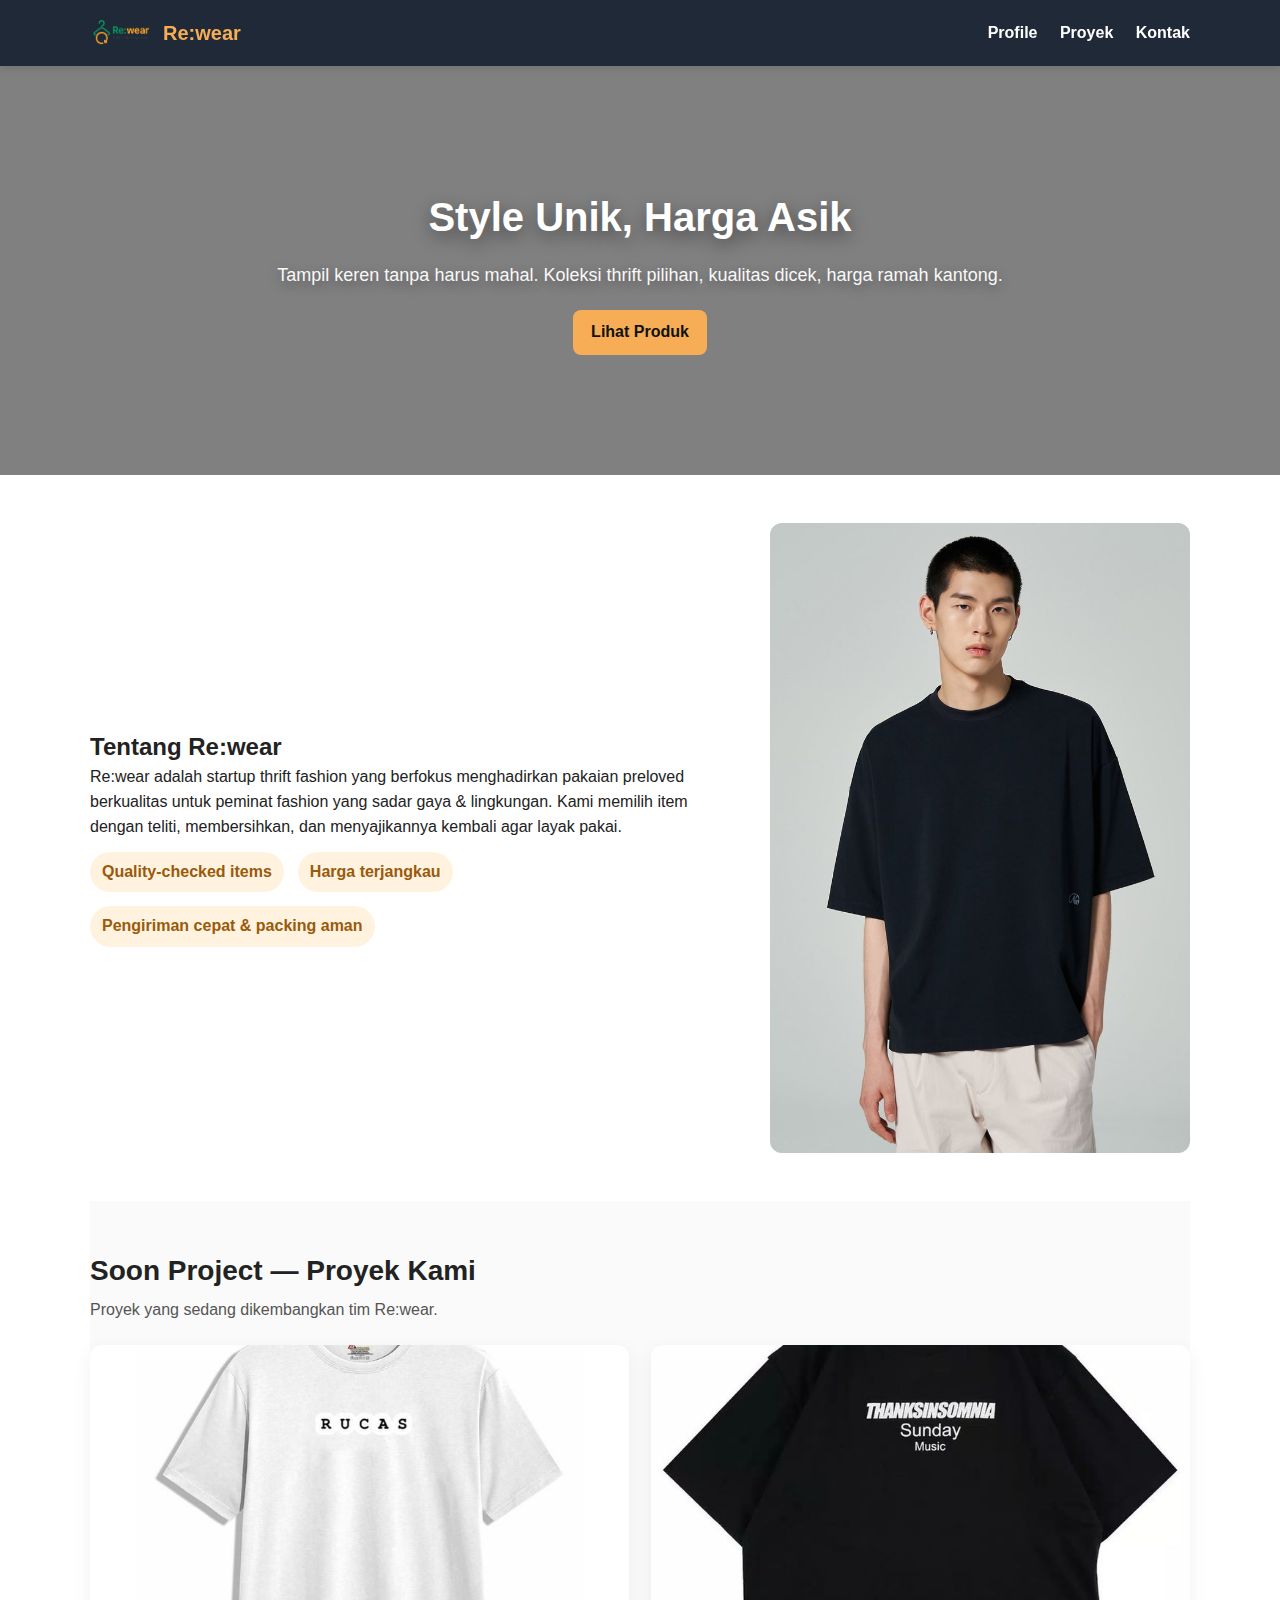
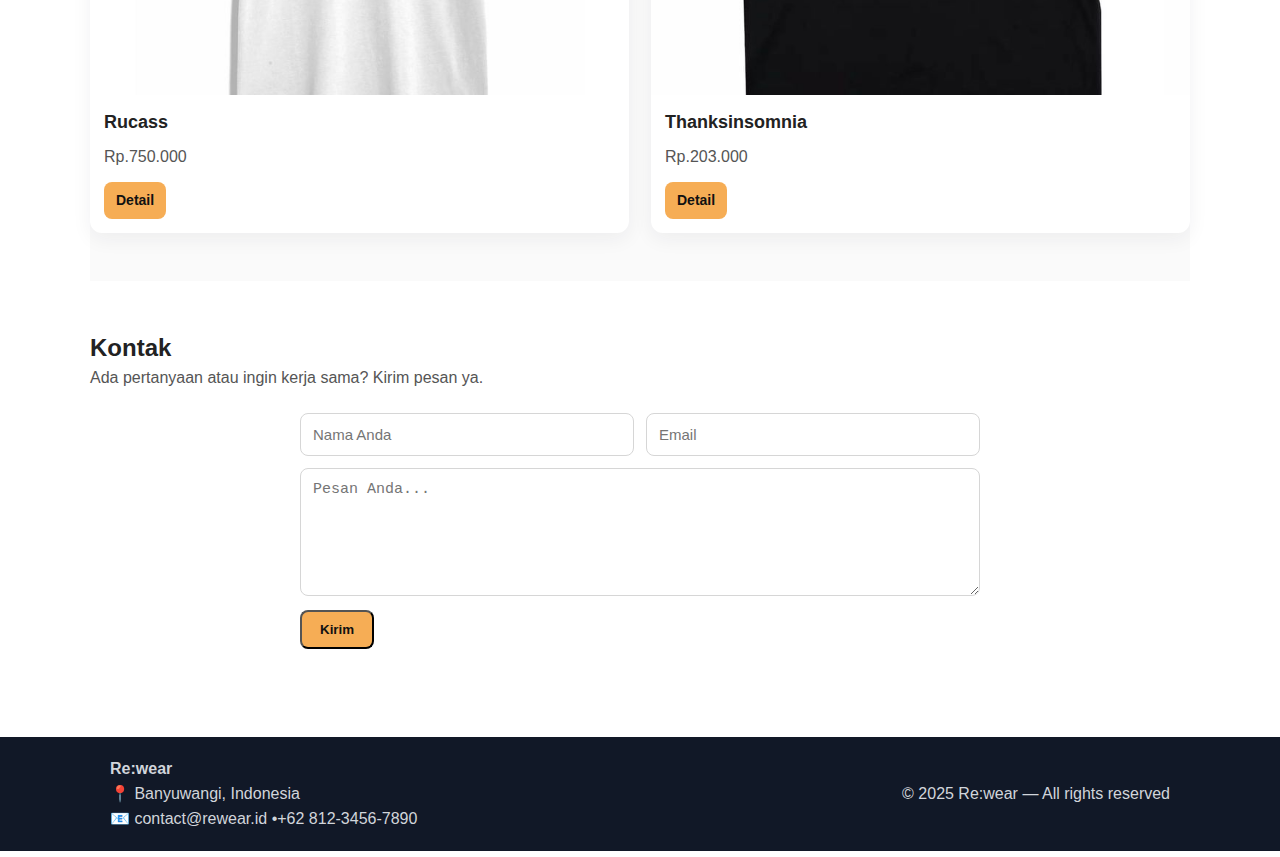
<file: index.html>
<!DOCTYPE html>
<html lang="id">
<head>
  <meta charset="utf-8" />
  <meta name="viewport" content="width=device-width,initial-scale=1" />
  <title>Re:wear — Startup Thrift Fashion</title>
  <link rel="stylesheet" href="style.css" />
    <link rel="icon" href="assets/ChatGPT_Image_Aug_29__2025__10_45_09_AM-removebg-preview (1).png" />
</head>
<body>
  
  <header class="site-header">
    <div class="container header-inner">
      <a class="brand" href="index.html">
        <img src="assets/ChatGPT_Image_Aug_29__2025__10_45_09_AM-removebg-preview (1).png" alt="Re:wear logo" class="brand-logo" />
        <span class="brand-name">Re:wear</span>
      </a>

      <nav class="main-nav" aria-label="Main navigation">
        <a href="#profile">Profile</a>
        <a href="#projects">Proyek</a>
        <a href="#contact">Kontak</a>
      </nav>
    </div>
  </header>

  <section id="home" class="hero">
    <div class="container hero-content">
      <h1>Style Unik, Harga Asik</h1>
      <p class="lead">
        Tampil keren tanpa harus mahal. Koleksi thrift pilihan, kualitas dicek, harga ramah kantong.
      </p>
      <a class="btn" href="#projects">Lihat Produk</a>
    </div>
  </section>

  <main>
    <section id="profile" class="section container">
      <div class="two-col">
        <div>
          <h2>Tentang Re:wear</h2>
          <p>
            Re:wear adalah startup thrift fashion yang berfokus menghadirkan pakaian preloved berkualitas untuk
            peminat fashion yang sadar gaya & lingkungan. Kami memilih item dengan teliti, membersihkan, dan
            menyajikannya kembali agar layak pakai.
          </p>
          <ul class="features">
            <li>Quality-checked items</li>
            <li>Harga terjangkau</li>
            <li>Pengiriman cepat & packing aman</li>
          </ul>
        </div>
        <div class="profile-img-wrap">
          <img src="assets/d9f8df4d-132f-456a-b031-076ec580ab65.jpeg" alt="Ilustrasi thrift" />
        </div>
      </div>
    </section>

    <section id="projects" class="section section-alt container">
      <h2 class="section-title">Soon Project — Proyek Kami</h2>
      <p class="section-sub">Proyek yang sedang dikembangkan tim Re:wear.</p>

      <div class="projects-grid">
        <article class="project-card">
          <img src="assets/Kaos Rucas Skeleton_-Bahan_Katun Combed 30s….jpeg" alt="Baju thrift 1" />
          <div class="card-body">
            <h3>Rucass</h3>
            <div class="card-actions">
                <p>Rp.750.000</p>
              <a class="btn small" href="project/detail2.html">Detail</a>
            </div>
          </div>
        </article>

        <article class="project-card">
          <img src="assets/Welcome to Welas Official Store !_Mohon baca….jpeg" alt="Baju thrift 2" />
          <div class="card-body">
            <h3>Thanksinsomnia</h3>
            <div class="card-actions">
                <p>Rp.203.000</p>
              <a class="btn small"href="project/detail1.html">Detail</a>
            </div>
          </div>
        </article>
      </div>
    </section>

    <section id="contact" class="section container">
      <h2>Kontak</h2>
      <p class="section-sub">Ada pertanyaan atau ingin kerja sama? Kirim pesan ya.</p>

      <form class="contact-form" action="#" method="post">
        <div class="form-row">
          <input type="text" name="name" placeholder="Nama Anda" required />
          <input type="email" name="email" placeholder="Email" required />
        </div>
        <textarea name="message" rows="6" placeholder="Pesan Anda..." required></textarea>
        <button type="submit" class="btn">Kirim</button>
      </form>
    </section>
  </main>

  <footer class="site-footer">
    <div class="container footer-inner">
      <div>
        <strong>Re:wear</strong>
        <p>📍 Banyuwangi, Indonesia</p>
        <p>📧 contact@rewear.id •+62 812-3456-7890</p>
      </div>
      <div class="footer-copy">
        <p>&copy; 2025 Re:wear — All rights reserved</p>
      </div>
    </div>
  </footer>
</body>
</html>
</file>
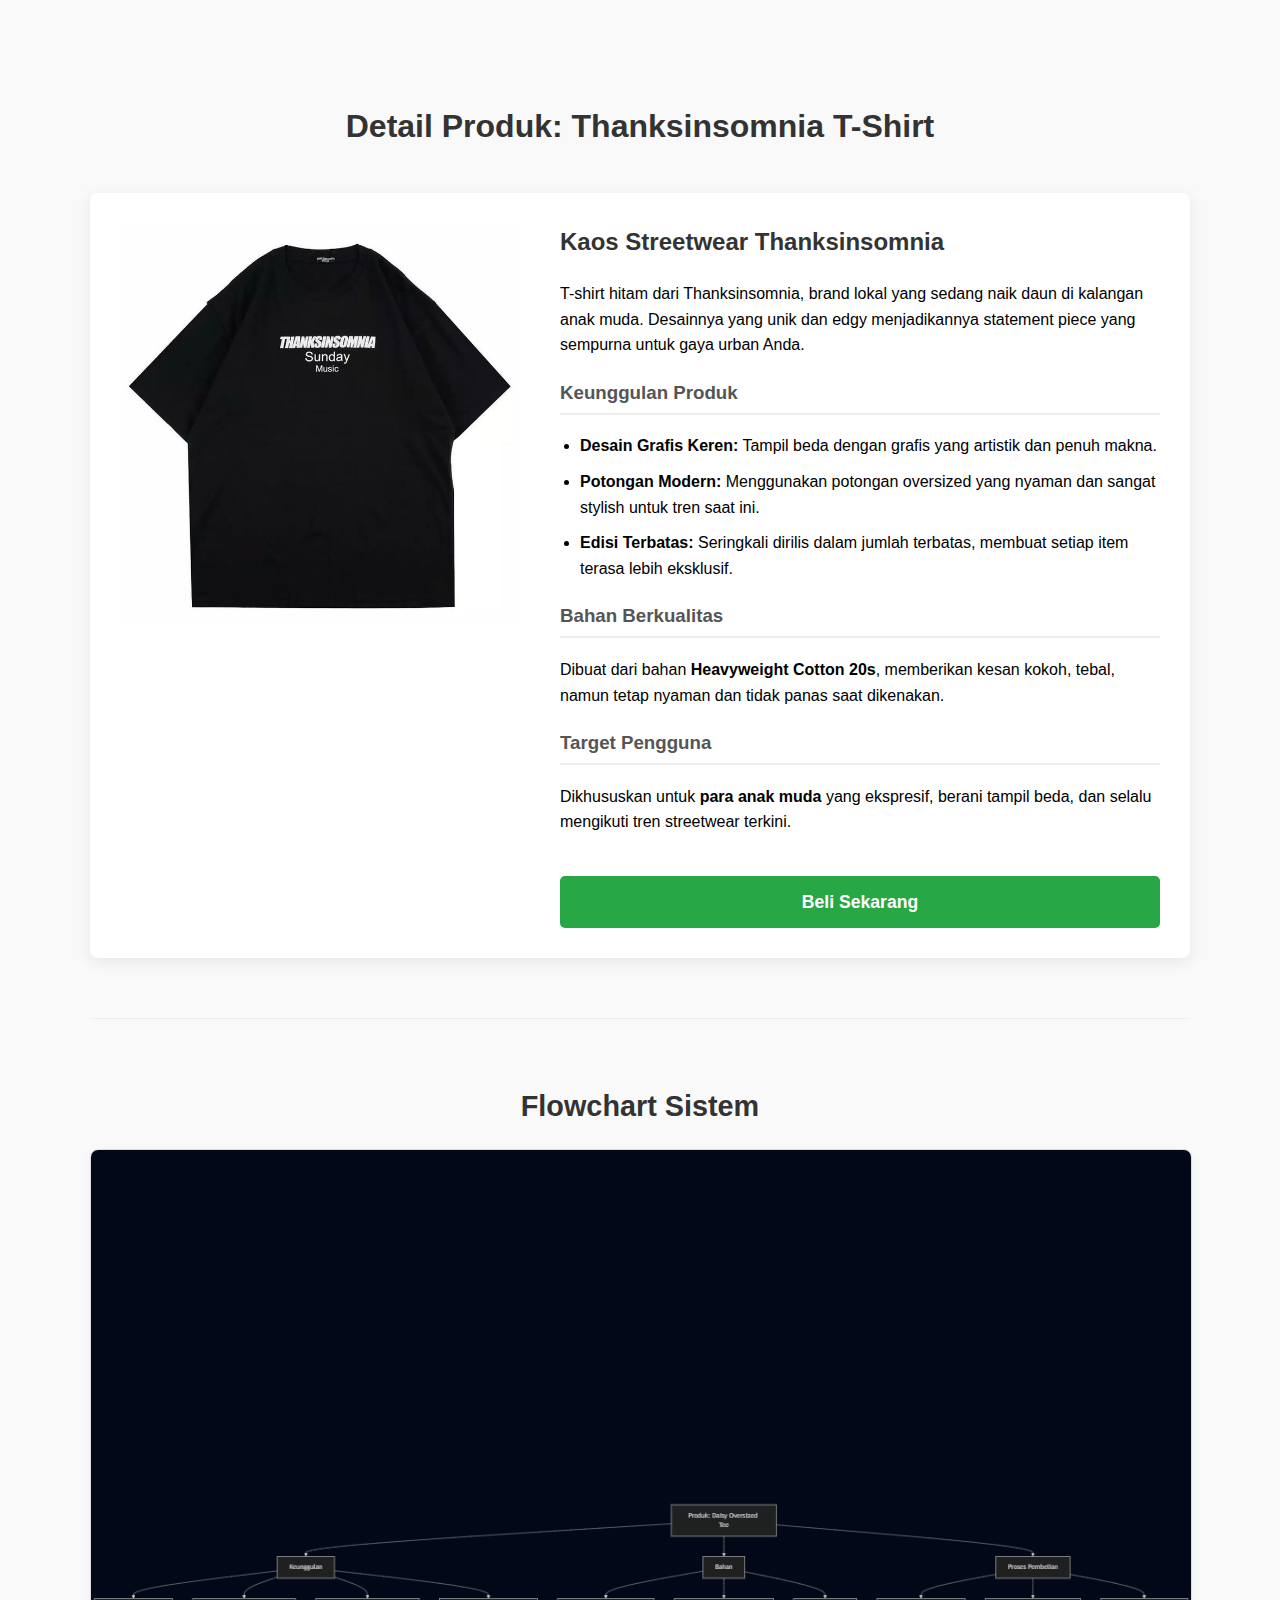
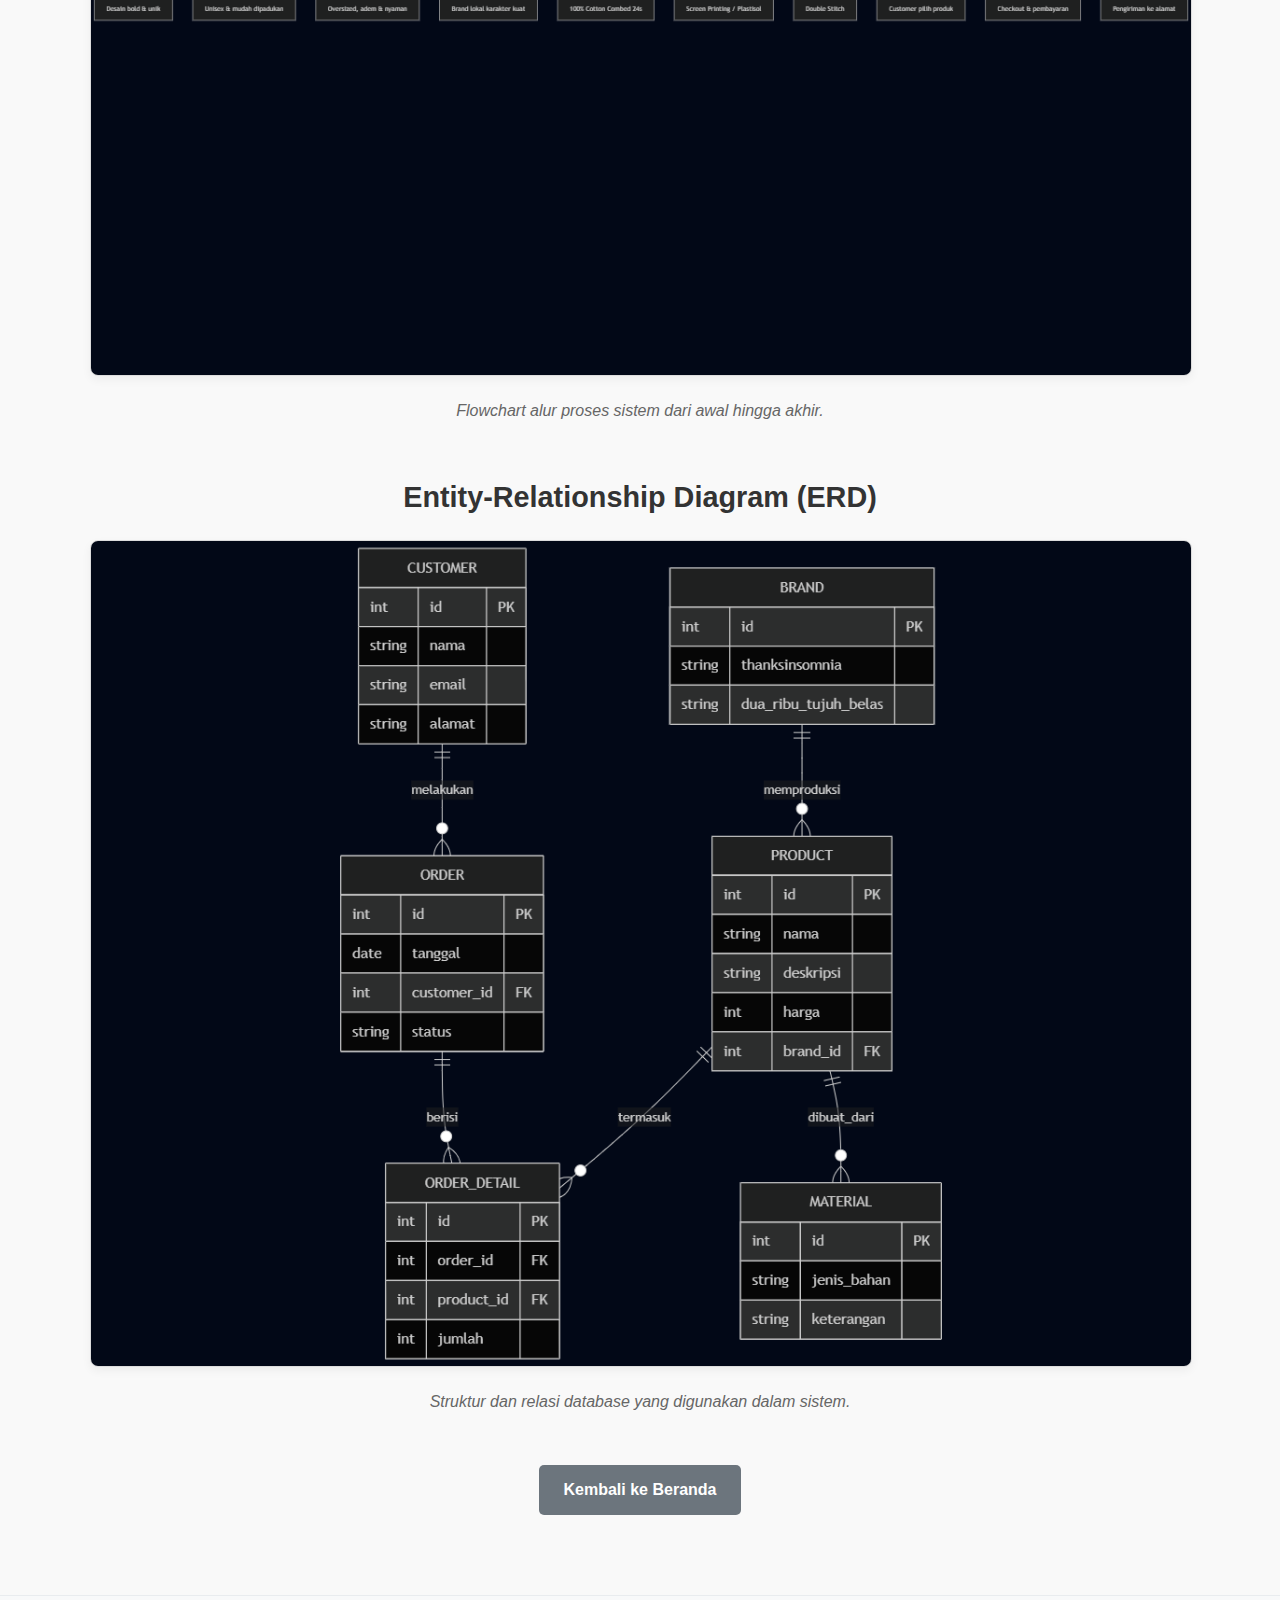
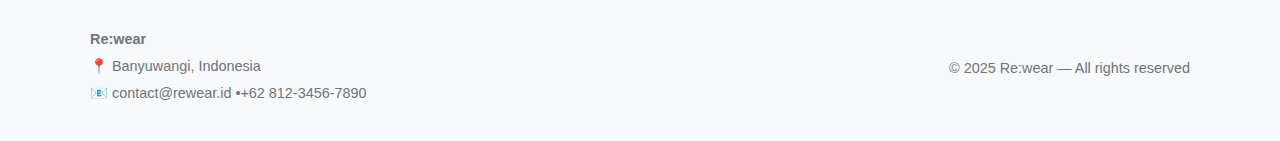
<file: project/detail1.html>
<!DOCTYPE html>
<html lang="en">
<head>
    <meta charset="UTF-8">
    <meta name="viewport" content="width=device-width, initial-scale=1.0">
    <title>Detail Produk - Thanksinsomnia T-Shirt</title>
    <link rel="stylesheet" href="https://cdnjs.cloudflare.com/ajax/libs/font-awesome/6.0.0-beta3/css/all.min.css">
    <style>
        body {
            font-family: sans-serif;
            margin: 0;
            line-height: 1.6;
        }
        .container {
            max-width: 1100px;
            margin: 0 auto;
            padding: 0 20px;
        }
        .btn {
            display: inline-block;
            padding: 12px 25px;
            background-color: #007BFF;
            color: #fff;
            text-decoration: none;
            border-radius: 5px;
            font-weight: bold;
            transition: background-color 0.3s ease;
        }
        .btn:hover {
            background-color: #0056b3;
        }

        .product-detail-section {
            padding: 80px 0;
            background-color: #f9f9f9;
        }
        .product-detail-section h1 {
            text-align: center;
            margin-bottom: 40px;
            color: #333;
        }
        .detail-content {
            display: flex;
            flex-wrap: wrap;
            gap: 40px;
            background-color: #fff;
            padding: 30px;
            border-radius: 8px;
            box-shadow: 0 4px 15px rgba(0, 0, 0, 0.08);
        }
        .detail-image {
            flex: 1;
            min-width: 300px;
        }
        .detail-image img {
            width: 100%;
            height: auto;
            border-radius: 8px;
        }
        .detail-info {
            flex: 1.5;
            min-width: 300px;
        }
        .detail-info h2 {
            margin-top: 0;
            color: #333;
        }
        .detail-info h3 {
            margin-top: 20px;
            border-bottom: 2px solid #eee;
            padding-bottom: 5px;
            color: #555;
        }
        .detail-info ul {
            list-style-type: disc;
            padding-left: 20px;
        }
        .detail-info ul li {
            margin-bottom: 10px;
            line-height: 1.6;
        }
        .btn-back {
            display: block;
            width: fit-content;
            margin: 40px auto 0 auto;
            background-color: #6c757d;
            border: none;
        }
        .btn-back:hover {
            background-color: #5a6268;
        }

        .btn-buy {
            background-color: #28a745; 
            margin-top: 25px;
            width: 100%;
            text-align: center;
            box-sizing: border-box; 
            font-size: 1.1rem;
        }

        .btn-buy:hover {
            background-color: #218838;
        }

        .technical-diagrams {
            margin-top: 60px;
            padding-top: 40px;
            border-top: 1px solid #eee;
            text-align: center;
        }
        .diagram-item {
            margin-bottom: 50px;
        }
        .diagram-item h2 {
            margin-bottom: 20px;
            color: #333;
            font-size: 1.8rem;
        }
        .diagram-item img {
            max-width: 100%;
            height: auto;
            border: 1px solid #ddd;
            border-radius: 8px;
            background-color: #fff;
            box-shadow: 0 4px 10px rgba(0,0,0,0.05);
        }
        .diagram-item p {
            margin-top: 15px;
            color: #666;
            font-style: italic;
        }

        .site-footer {
            background-color: #f8f9fa;
            padding: 2rem 0;
            font-size: 0.9rem;
            color: #6c757d;
            border-top: 1px solid #e9ecef;
        }
        .footer-inner {
            display: flex;
            justify-content: space-between;
            align-items: center;
            flex-wrap: wrap;
            gap: 1.5rem;
        }
        .footer-inner p {
            margin: 0.25rem 0;
        }
        .footer-copy {
            text-align: right;
        }
        @media (max-width: 768px) {
            .footer-inner, .footer-copy {
                text-align: center;
                justify-content: center;
            }
        }
    </style>
</head>
<body>

    <section class="product-detail-section">
        <div class="container">
            <h1>Detail Produk: Thanksinsomnia T-Shirt</h1>
            <div class="detail-content">
                <div class="detail-image">
                    <img src="../assets/Welcome to Welas Official Store !_Mohon baca….jpeg" alt="Kaos Thanksinsomnia Hitam">
                </div>
                <div class="detail-info">
                    <h2>Kaos Streetwear Thanksinsomnia</h2>
                    <p>
                        T-shirt hitam dari Thanksinsomnia, brand lokal yang sedang naik daun di kalangan anak muda. Desainnya yang unik dan edgy menjadikannya statement piece yang sempurna untuk gaya urban Anda.
                    </p>

                    <h3>Keunggulan Produk</h3>
                    <ul>
                        <li><strong>Desain Grafis Keren:</strong> Tampil beda dengan grafis yang artistik dan penuh makna.</li>
                        <li><strong>Potongan Modern:</strong> Menggunakan potongan oversized yang nyaman dan sangat stylish untuk tren saat ini.</li>
                        <li><strong>Edisi Terbatas:</strong> Seringkali dirilis dalam jumlah terbatas, membuat setiap item terasa lebih eksklusif.</li>
                    </ul>

                    <h3>Bahan Berkualitas</h3>
                    <p>
                        Dibuat dari bahan <strong>Heavyweight Cotton 20s</strong>, memberikan kesan kokoh, tebal, namun tetap nyaman dan tidak panas saat dikenakan.
                    </p>

                    <h3>Target Pengguna</h3>
                    <p>
                        Dikhususkan untuk <strong>para anak muda</strong> yang ekspresif, berani tampil beda, dan selalu mengikuti tren streetwear terkini.
                    </p>

                    <a href="../index.html" class="btn btn-buy">Beli Sekarang</a>
                </div>
            </div>

            <div class="technical-diagrams">
                <div class="diagram-item">
                    <h2>Flowchart Sistem</h2>
                    <img src="../assets/mermaid-diagram-2025-08-29-142439.png" alt="Flowchart Sistem">
                    <p>Flowchart alur proses sistem dari awal hingga akhir.</p>
                </div>
                <div class="diagram-item">
                    <h2>Entity-Relationship Diagram (ERD)</h2>
                    <img src="../assets/mermaid-diagram-2025-08-29-142822.png" alt="ERD Database">
                    <p>Struktur dan relasi database yang digunakan dalam sistem.</p>
                </div>
            </div>

            <a href="../index.html" class="btn btn-back">Kembali ke Beranda</a>
        </div>
    </section>

    <footer class="site-footer">
        <div class="container footer-inner">
          <div>
            <strong>Re:wear</strong>
            <p>📍 Banyuwangi, Indonesia</p>
            <p>📧 contact@rewear.id •+62 812-3456-7890</p>
          </div>
          <div class="footer-copy">
            <p>&copy; 2025 Re:wear — All rights reserved</p>
          </div>
        </div>
    </footer>

</body>
</html>
</file>
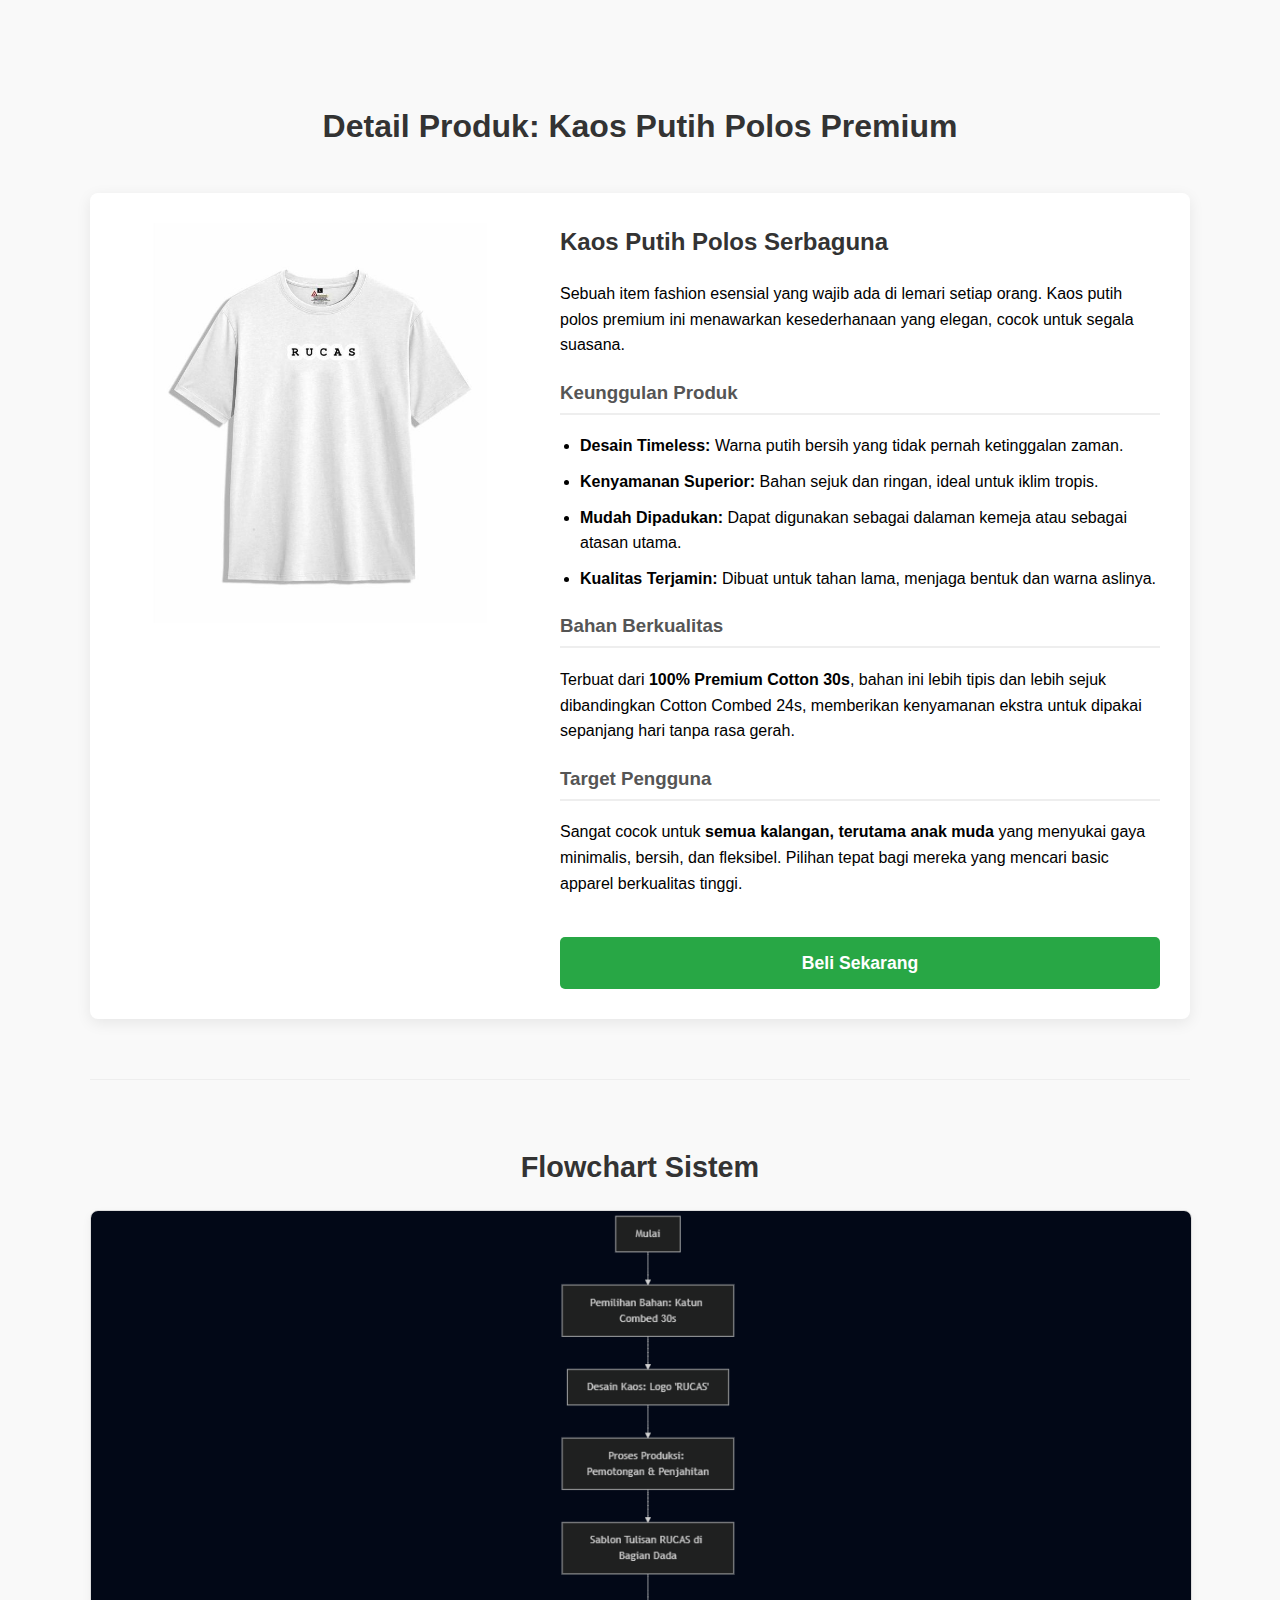
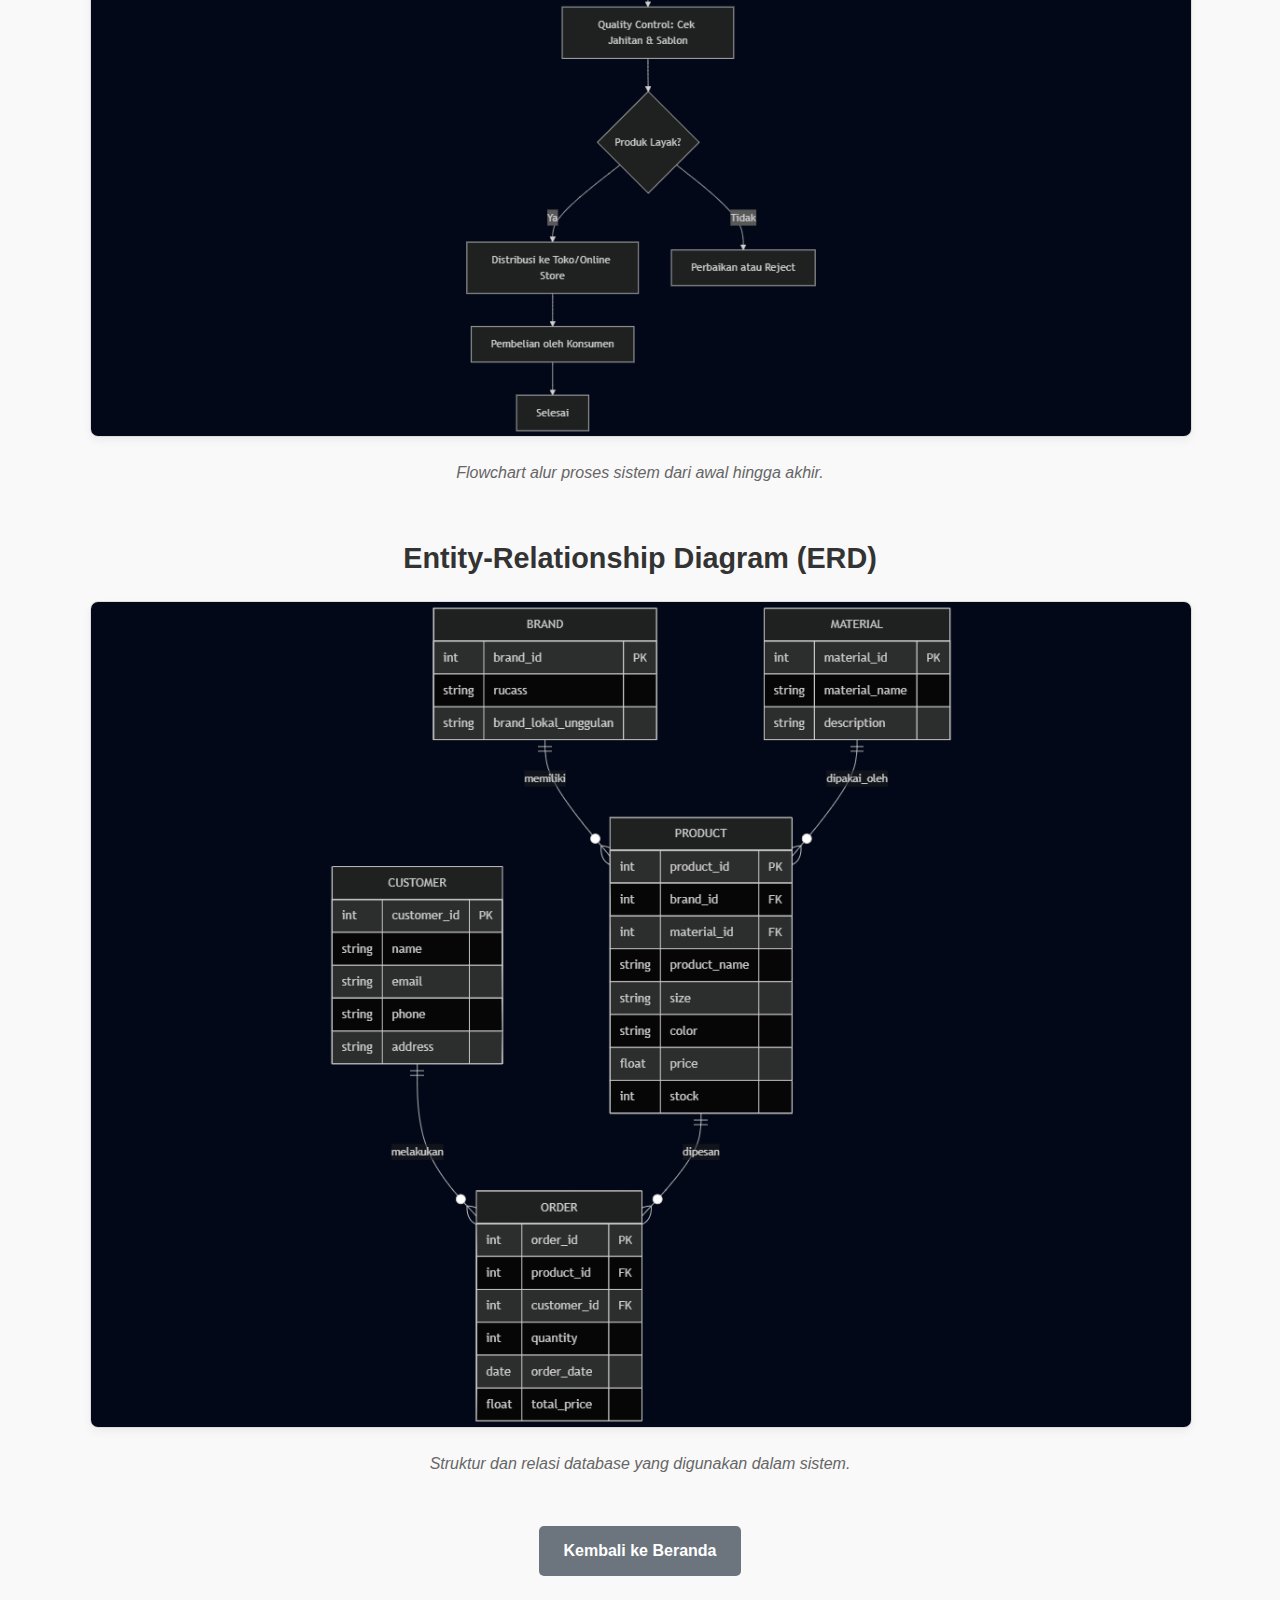
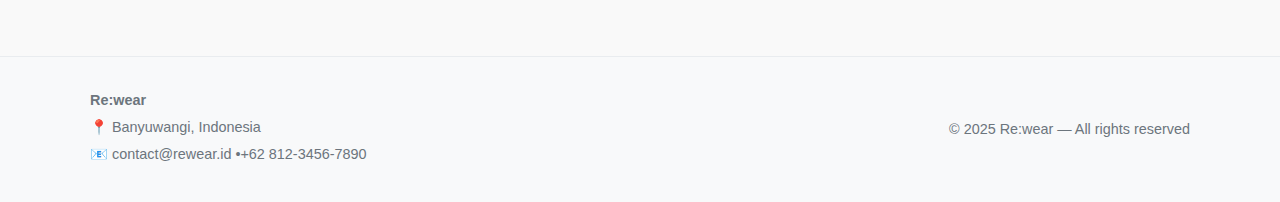
<file: project/detail2.html>
<!DOCTYPE html>
<html lang="en">
<head>
    <meta charset="UTF-8">
    <meta name="viewport" content="width=device-width, initial-scale=1.0">
    <title>Detail Produk - Kaos Putih Polos</title>
    <link rel="stylesheet" href="https://cdnjs.cloudflare.com/ajax/libs/font-awesome/6.0.0-beta3/css/all.min.css">
    <style>
        body {
            font-family: sans-serif;
            margin: 0;
            line-height: 1.6;
        }
        .container {
            max-width: 1100px; 
            margin: 0 auto;    
            padding: 0 20px;  
        }

        .btn {
            display: inline-block;
            padding: 12px 25px;
            background-color: #007BFF; 
            color: #fff;
            text-decoration: none;
            border-radius: 5px;
            font-weight: bold;
            transition: background-color 0.3s ease;
        }

        .btn:hover {
            background-color: #0056b3; 
        }


        .product-detail-section {
            padding: 80px 0;
            background-color: #f9f9f9; 
        }

        .product-detail-section h1 {
            text-align: center;
            margin-bottom: 40px;
            color: #333;
        }

        .detail-content {
            display: flex;
            flex-wrap: wrap; 
            gap: 40px;      
            background-color: #fff;
            padding: 30px;
            border-radius: 8px;
            box-shadow: 0 4px 15px rgba(0, 0, 0, 0.08); 
        }

        .detail-image {
            flex: 1;
            min-width: 300px; 
        }

        .detail-image img {
            width: 100%;
            height: auto;
            border-radius: 8px;
        }

        .detail-info {
            flex: 1.5; 
            min-width: 300px;
        }

        .detail-info h2 {
            margin-top: 0;
            color: #333;
        }

        .detail-info h3 {
            margin-top: 20px;
            border-bottom: 2px solid #eee;
            padding-bottom: 5px;
            color: #555;
        }

        .detail-info ul {
            list-style-type: disc;
            padding-left: 20px;
        }

        .detail-info ul li {
            margin-bottom: 10px;
            line-height: 1.6;
        }

        .btn-back {
            display: block;
            width: fit-content; 
            margin: 40px auto 0 auto; 
            background-color: #6c757d; 
            border: none;
        }

        .btn-back:hover {
            background-color: #5a6268;
        }

        .btn-buy {
            background-color: #28a745; 
            margin-top: 25px;
            width: 100%;
            text-align: center;
            box-sizing: border-box; 
            font-size: 1.1rem;
        }

        .btn-buy:hover {
            background-color: #218838;
        }


        .site-footer {
            background-color: #f8f9fa;
            padding: 2rem 0;
            font-size: 0.9rem;
            color: #6c757d;
            border-top: 1px solid #e9ecef;
        }

        .footer-inner {
            display: flex;
            justify-content: space-between;
            align-items: center;
            flex-wrap: wrap;
            gap: 1.5rem;
        }

        .footer-inner p {
            margin: 0.25rem 0;
        }

        .footer-copy {
            text-align: right;
        }

        @media (max-width: 768px) {
            .footer-inner, .footer-copy {
                text-align: center;
                justify-content: center;
            }
        }

        .technical-diagrams {
            margin-top: 60px; 
            padding-top: 40px;
            border-top: 1px solid #eee;
            text-align: center; 
        }

        .diagram-item {
            margin-bottom: 50px;
        }

        .diagram-item h2 {
            margin-bottom: 20px;
            color: #333;
            font-size: 1.8rem;
        }

        .diagram-item img {
            max-width: 100%; 
            height: auto;
            border: 1px solid #ddd;
            border-radius: 8px;
            background-color: #fff;
            box-shadow: 0 4px 10px rgba(0,0,0,0.05);
        }

        .diagram-item p {
            margin-top: 15px;
            color: #666;
            font-style: italic;
        }
    </style>
</head>
<body>

    <section class="product-detail-section">
        <div class="container">
            <h1>Detail Produk: Kaos Putih Polos Premium</h1>
            <div class="detail-content">
                <div class="detail-image">
                    <img src="../assets/Kaos Rucas Skeleton_-Bahan_Katun Combed 30s….jpeg" alt="Kaos Putih Polos">
                </div>
                <div class="detail-info">
                    <h2>Kaos Putih Polos Serbaguna</h2>
                    <p>
                        Sebuah item fashion esensial yang wajib ada di lemari setiap orang. Kaos putih polos premium ini menawarkan kesederhanaan yang elegan, cocok untuk segala suasana.
                    </p>

                    <h3>Keunggulan Produk</h3>
                    <ul>
                        <li><strong>Desain Timeless:</strong> Warna putih bersih yang tidak pernah ketinggalan zaman.</li>
                        <li><strong>Kenyamanan Superior:</strong> Bahan sejuk dan ringan, ideal untuk iklim tropis.</li>
                        <li><strong>Mudah Dipadukan:</strong> Dapat digunakan sebagai dalaman kemeja atau sebagai atasan utama.</li>
                        <li><strong>Kualitas Terjamin:</strong> Dibuat untuk tahan lama, menjaga bentuk dan warna aslinya.</li>
                    </ul>

                    <h3>Bahan Berkualitas</h3>
                    <p>
                        Terbuat dari <strong>100% Premium Cotton 30s</strong>, bahan ini lebih tipis dan lebih sejuk dibandingkan Cotton Combed 24s, memberikan kenyamanan ekstra untuk dipakai sepanjang hari tanpa rasa gerah.
                    </p>

                    <h3>Target Pengguna</h3>
                    <p>
                        Sangat cocok untuk <strong>semua kalangan, terutama anak muda</strong> yang menyukai gaya minimalis, bersih, dan fleksibel. Pilihan tepat bagi mereka yang mencari basic apparel berkualitas tinggi.
                    </p>

                    <a href="../index.html" class="btn btn-buy">Beli Sekarang</a>
                </div>
            </div>

            <div class="technical-diagrams">
                <div class="diagram-item">
                    <h2>Flowchart Sistem</h2>
                    <img src="../assets/mermaid-diagram-2025-08-29-144709.png" alt="Flowchart Sistem">
                    <p>Flowchart alur proses sistem dari awal hingga akhir.</p>
                </div>
                <div class="diagram-item">
                    <h2>Entity-Relationship Diagram (ERD)</h2>
                    <img src="../assets/mermaid-diagram-2025-08-29-144853.png" alt="ERD Database">
                    <p>Struktur dan relasi database yang digunakan dalam sistem.</p>
                </div>
            </div>

            <a href="../index.html" class="btn btn-back">Kembali ke Beranda</a>
        </div>
    </section>

    <footer class="site-footer">
        <div class="container footer-inner">
          <div>
            <strong>Re:wear</strong>
            <p>📍 Banyuwangi, Indonesia</p>
            <p>📧 contact@rewear.id •+62 812-3456-7890</p>
          </div>
          <div class="footer-copy">
            <p>&copy; 2025 Re:wear — All rights reserved</p>
          </div>
        </div>
    </footer>

</body>
</html>
</file>
<file: style.css>
* { box-sizing: border-box; margin: 0; padding: 0; }
html,body { height: 100%; }
body {
  font-family: Inter, 'Segoe UI', Roboto, Arial, sans-serif;
  color: #222;
  background: #fff;
  line-height: 1.55;
  -webkit-font-smoothing: antialiased;
  -moz-osx-font-smoothing: grayscale;
}

.container { width: 100%; 
    max-width: 1100px; 
    margin: 0 auto; padding: 0 20px;
 }

.site-header {
  position: sticky;
  top: 0;
  background: #1f2937;
  color: #fff;
  z-index: 200;
  box-shadow: 0 2px 8px rgba(0,0,0,0.12);
}
.header-inner {
  display: flex;
  align-items: center;
  justify-content: space-between;
  padding: 12px 0;
}
.brand {
  display: flex;
  align-items: center;
  gap: 10px;
  text-decoration: none;
  color: inherit;
}
.brand-logo { height: 42px; 
    width: auto; display: block; 
}
.brand-name {
  font-weight: 700;
  color: #f6ad55;
  font-size: 20px;
}

.main-nav a {
  color: #fff;
  text-decoration: none;
  margin-left: 18px;
  font-weight: 600;
  transition: color .18s ease;
}
.main-nav a:hover { color: #f6ad55;
 }

.hero {
  background: grey;
  color: white;
  padding: 120px 0;
  text-align: center;
}
.hero .hero-content { max-width: 880px; 
    margin: 0 auto; 
    padding: 0 20px; 
}
.hero h1 { font-size: 40px; 
    margin-bottom: 14px; 
    text-shadow: 0 6px 18px rgba(0,0,0,0.45); 
}
.hero .lead { font-size: 18px; 
    margin-bottom: 20px; 
    opacity: .95; 
    text-shadow: 0 4px 12px rgba(0,0,0,0.35);
 }

.btn {
  display: inline-block;
  background: #f6ad55;
  color: #111;
  padding: 10px 18px;
  border-radius: 8px;
  text-decoration: none;
  font-weight: 700;
  transition: transform .15s ease, background .15s ease;
}
.btn:hover { transform: translateY(-3px); 
    background: #dd8b2b; 
}
.btn.small, .btn.kecil { padding: 8px 12px; 
    font-size: 14px; 
}

.section { padding: 48px 0;
 }
.section-alt { background: #fafafa; 
}
.section-title { font-size: 28px; margin-bottom: 6px; 
}
.section-sub { margin-bottom: 22px; color: #555; 
}


.two-col { display: grid; 
    grid-template-columns: 1fr 420px; 
    gap: 28px; align-items: center; 
}
.profile-img-wrap img { width: 100%; 
    border-radius: 12px; 
    display: block; 
}

.features { margin-top: 12px; 
    list-style: none; display: flex; 
    gap: 14px; flex-wrap: wrap; 
}
.features li { background: #fff3e0; 
    color: #9a5a0b; 
    padding: 8px 12px; 
    border-radius: 999px; 
    font-weight: 600; 
}

.projects-grid {
  display: grid;
  grid-template-columns: repeat(auto-fit,minmax(260px,1fr));
  gap: 22px;
  margin-top: 18px;
}
.project-card {
  background: #fff;
  border-radius: 12px;
  overflow: hidden;
  box-shadow: 0 6px 20px rgba(31,41,55,0.06);
  transition: transform .18s ease, box-shadow .18s ease;
}
.project-card img { width: 100%; 
    height: 350px; 
    object-fit: cover; 
    display: block; }
.project-card .card-body { padding: 14px;
 }
.project-card h3 { margin-bottom: 8px; 
    font-size: 18px;
 }
.project-card p { margin-bottom: 12px; 
    color: #555;
 }
.project-card:hover { transform: translateY(-6px); 
    box-shadow: 0 12px 30px rgba(31,41,55,0.09);
 }

.contact-form { max-width: 680px; 
    margin: 14px auto 0; 
}
.form-row { display: grid; 
    grid-template-columns: 1fr 1fr; 
    gap: 12px; 
    margin-bottom: 12px; 
}
.contact-form input,
.contact-form textarea {
  width: 100%;
  padding: 12px;
  border-radius: 8px;
  border: 1px solid #d6d6d6;
  font-size: 15px;
}
.contact-form button { margin-top: 6px; 
}

.back-link { display:inline-block; 
    margin-bottom: 12px; 
    color: #333; 
    text-decoration: none; 
}
.project-header { display: grid; 
    grid-template-columns: 1fr; 
    gap: 18px; align-items: center; 
}
.project-header img { width: 100%; 
    height: 260px; 
    object-fit: cover; 
    border-radius: 10px; }
.project-header-body { padding: 6px 0;
 }
.project-section img { max-width: 100%; 
    border-radius: 10px; 
    margin-top: 12px; 
}
.small-logo { height: 64px; 
    display: inline-block; 
    margin-top: 8px; 
}

.flow-erd-grid { display: grid; 
    grid-template-columns: repeat(auto-fit,minmax(240px,1fr)); 
    gap: 12px; margin-top: 12px; 
}

.site-footer {
  background: #111827;
  color: #d1d5db;
  padding: 20px 0;
  margin-top: 40px;
}
.footer-inner { display:flex; 
    justify-content:space-between; 
    gap: 20px; align-items:center; 
}

@media (max-width: 900px) {
  .two-col { grid-template-columns: 1fr; }
  .form-row { grid-template-columns: 1fr; }
  .header-inner { gap: 12px; }
  .brand-name { font-size: 18px; }
}
</file>
